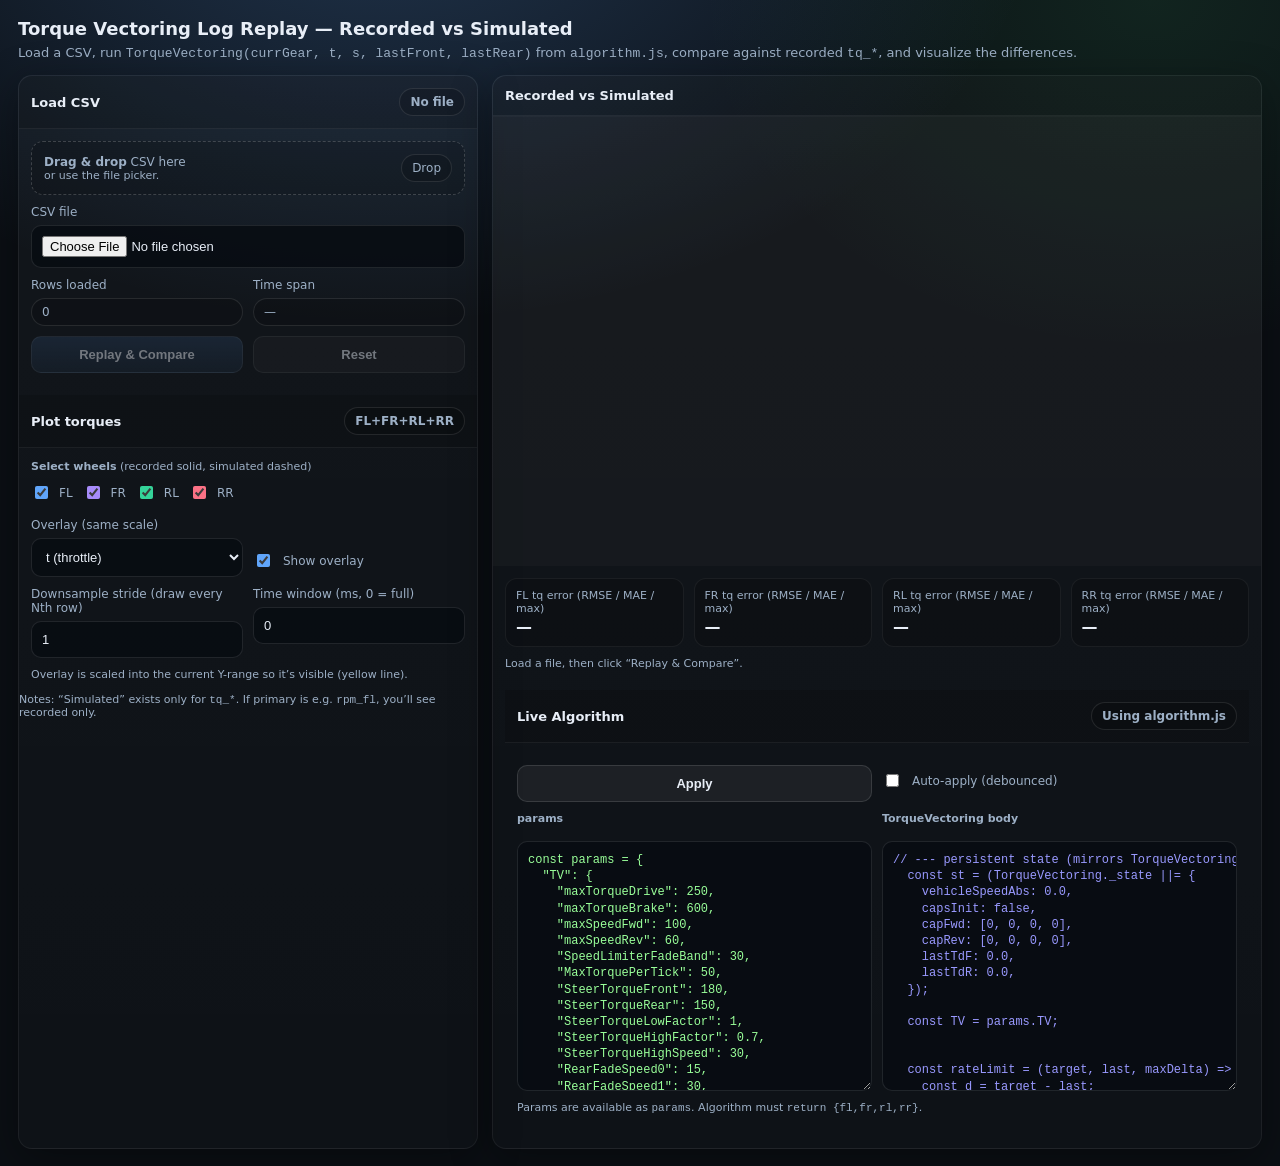
<file: algorithm-data/alg-analyzer/index.html>
<!doctype html>
<html lang="en">
<head>
  <meta charset="utf-8" />
  <meta name="viewport" content="width=device-width,initial-scale=1" />
  <title>Torque Vectoring Log Replay</title>
  <link rel="stylesheet" href="style.css" />
</head>
<body>
  <header class="wrap">
    <h1>Torque Vectoring Log Replay — Recorded vs Simulated</h1>
    <p class="sub">
      Load a CSV, run <code>TorqueVectoring(currGear, t, s, lastFront, lastRear)</code> from <code>algorithm.js</code>,
      compare against recorded <code>tq_*</code>, and visualize the differences.
    </p>
  </header>

  <main class="wrap grid">
    <section class="card">
      <div class="hd">
        <span>Load CSV</span>
        <span id="fileBadge" class="pill">No file</span>
      </div>
      <div class="bd stack">
        <div id="dropzone" class="dropzone">
          <div>
            <div><b>Drag & drop</b> CSV here</div>
            <div class="tiny">or use the file picker.</div>
          </div>
          <div class="pill">Drop</div>
        </div>

        <div>
          <label for="file">CSV file</label>
          <input id="file" type="file" accept=".csv,text/csv" />
        </div>

        <div class="row">
          <div>
            <label>Rows loaded</label>
            <div id="rowsLoaded" class="pill">0</div>
          </div>
          <div>
            <label>Time span</label>
            <div id="timeSpan" class="pill">—</div>
          </div>
        </div>

        <div class="row">
          <button id="btnReplay" disabled>Replay & Compare</button>
          <button id="btnReset" class="secondary" disabled>Reset</button>
        </div>

        <div id="loadErr" class="err"></div>
        
        
      </div>

      <div class="hd">
        <span>Plot torques</span>
        <span id="plotBadge" class="pill">FL+FR+RL+RR</span>
      </div>
      <div class="bd stack">
        <div class="stack">
          <div class="tiny muted"><b>Select wheels</b> (recorded solid, simulated dashed)</div>

          <div class="checks">
            <label class="chk fl"><input type="checkbox" id="cb_fl" checked> FL</label>
            <label class="chk fr"><input type="checkbox" id="cb_fr" checked> FR</label>
            <label class="chk rl"><input type="checkbox" id="cb_rl" checked> RL</label>
            <label class="chk rr"><input type="checkbox" id="cb_rr" checked> RR</label>
          </div>
        </div>

        <div class="row">
          <div>
            <label for="plotOverlay">Overlay (same scale)</label>
            <select id="plotOverlay">
              <option value="">None</option>
              <option value="t" selected>t (throttle)</option>
              <option value="s">s (steering)</option>
              <option value="rpm_fl">rpm_fl</option>
              <option value="rpm_fr">rpm_fr</option>
              <option value="rpm_rl">rpm_rl</option>
              <option value="rpm_rr">rpm_rr</option>
              <option value="cu_fl">cu_fl</option>
              <option value="cu_fr">cu_fr</option>
              <option value="cu_rl">cu_rl</option>
              <option value="cu_rr">cu_rr</option>
            </select>
          </div>

          <div class="stack">
            <label>&nbsp;</label>
            <label class="chk tiny muted" style="justify-content:flex-start;gap:10px;">
              <input type="checkbox" id="cb_overlay" checked>
              Show overlay
            </label>
          </div>
        </div>

        <div class="row">
          <div>
            <label for="stride">Downsample stride (draw every Nth row)</label>
            <input id="stride" type="number" min="1" step="1" value="1" />
          </div>
          <div>
            <label for="timeWindow">Time window (ms, 0 = full)</label>
            <input id="timeWindow" type="number" min="0" step="100" value="0" />
          </div>
        </div>

        <div class="tiny muted">
          Overlay is scaled into the current Y-range so it’s visible (yellow line).
        </div>
      </div>

        <div class="tiny muted">
          Notes: “Simulated” exists only for <code>tq_*</code>. If primary is e.g. <code>rpm_fl</code>, you’ll see recorded only.
        </div>
      </div>
    </section>

    <section class="card">
      <div class="hd">
        <span>Recorded vs Simulated</span>
        
      </div>

      <canvas id="chart"></canvas>

      <div class="bd stack">
        <div class="metrics">
          <div class="metric">
            <div class="k">FL tq error (RMSE / MAE / max)</div>
            <div class="v" id="m_fl">—</div>
          </div>
          <div class="metric">
            <div class="k">FR tq error (RMSE / MAE / max)</div>
            <div class="v" id="m_fr">—</div>
          </div>
          <div class="metric">
            <div class="k">RL tq error (RMSE / MAE / max)</div>
            <div class="v" id="m_rl">—</div>
          </div>
          <div class="metric">
            <div class="k">RR tq error (RMSE / MAE / max)</div>
            <div class="v" id="m_rr">—</div>
          </div>
        </div>

        <div id="runInfo" class="tiny muted">Load a file, then click “Replay & Compare”.</div>
        <div id="runErr" class="err"></div>
        <div class="hd">
          <span>Live Algorithm</span>
          <span class="pill" id="liveBadge">Using algorithm.js</span>
        </div>
        
        <div class="bd stack">
          <div class="row">
            <button id="btnApplyAlgo" class="secondary" disabled>Apply</button>
            <label class="chk tiny muted" style="justify-content:flex-start;gap:10px;">
              <input type="checkbox" id="cbAutoApply">
              Auto-apply (debounced)
            </label>
          </div>
        
          <div class="editgrid">
            <div class="stack">
              <label class="tiny muted"><b>params</b></label>
              <textarea id="paramsEditor" spellcheck="false"></textarea>
            </div>
        
            <div class="stack">
              <label class="tiny muted"><b>TorqueVectoring body</b></label>
              <textarea id="algoEditor" spellcheck="false"></textarea>
            </div>
          </div>
        
          <div class="tiny muted">
            Params are available as <code>params</code>. Algorithm must <code>return {fl,fr,rl,rr}</code>.
          </div>
        
          <div id="algoErr" class="err"></div>
        </div>
      </div>
    </section>
  </main>

  <!-- Load algorithm first so TorqueVectoring() exists -->
  <script src="algorithm.js"></script>
  <script src="app.js"></script>
</body>
</html>
</file>
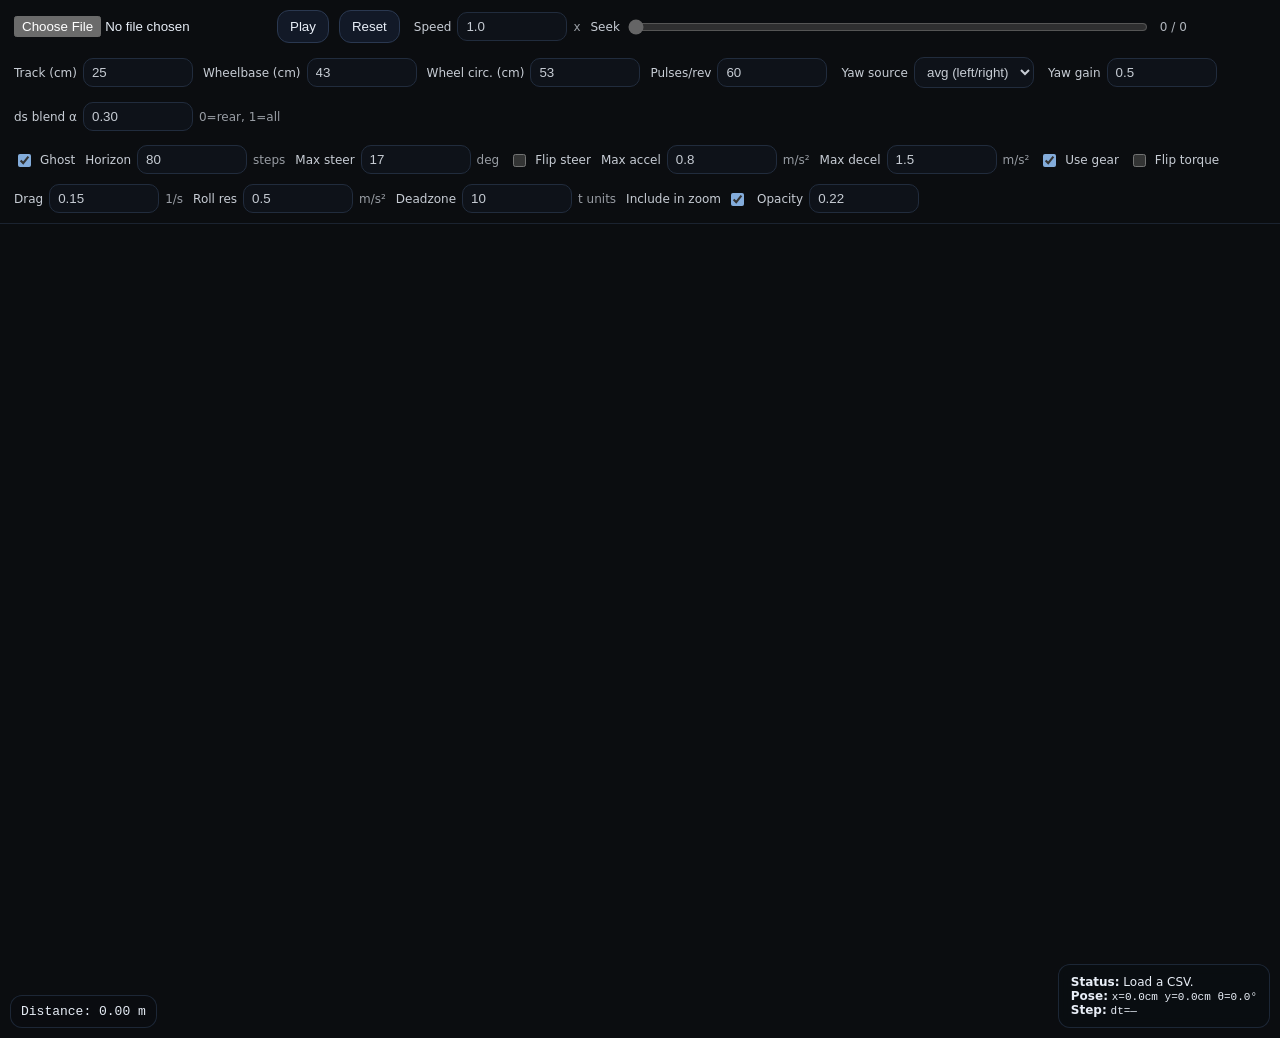
<file: algorithm-data/visualizer/index.html>
<!doctype html>
<html lang="en">
    <head>
        <meta charset="utf-8" />
        <meta name="viewport" content="width=device-width,initial-scale=1" />
        <title>Wheel-CSV Drive Replay</title>
        <style>
            :root {
                color-scheme: dark;
            }
            body {
                margin: 0;
                font-family:
                    ui-sans-serif,
                    system-ui,
                    -apple-system;
                background: #0b0d10;
                color: #e8eef7;
            }
            header {
                padding: 10px 14px;
                display: flex;
                gap: 14px;
                align-items: center;
                flex-wrap: wrap;
                border-bottom: 1px solid #1b2330;
            }
            .group {
                display: flex;
                gap: 10px;
                align-items: center;
                flex-wrap: wrap;
            }
            label {
                font-size: 12px;
                opacity: 0.85;
                display: flex;
                gap: 6px;
                align-items: center;
            }
            input[type="number"] {
                width: 92px;
                padding: 6px 8px;
                background: #0f141b;
                color: #e8eef7;
                border: 1px solid #263246;
                border-radius: 10px;
            }
            input[type="range"] {
                width: min(520px, 75vw);
            }
            input[type="checkbox"] {
                transform: translateY(1px);
            }
            button {
                padding: 8px 12px;
                border-radius: 12px;
                border: 1px solid #2a3850;
                background: #121927;
                color: #e8eef7;
                cursor: pointer;
            }
            button:active {
                transform: translateY(1px);
            }
            .muted {
                opacity: 0.75;
                font-size: 12px;
            }
            .pill {
                padding: 6px 10px;
                border: 1px solid #263246;
                background: #0f141b;
                border-radius: 999px;
                font-size: 12px;
                opacity: 0.9;
            }
            #wrap {
                position: relative;
                height: calc(100vh - 86px);
            }
            canvas {
                width: 100%;
                height: 100%;
                display: block;
            }
            #hud {
                position: absolute;
                right: 10px;
                bottom: 10px;
                font-size: 12px;
                background: rgba(10, 14, 18, 0.75);
                border: 1px solid rgba(38, 50, 70, 0.7);
                padding: 10px 12px;
                border-radius: 12px;
                backdrop-filter: blur(6px);
                max-width: 380px;
            }
            #hud code {
                font-family:
                    ui-monospace, SFMono-Regular, Menlo, Consolas, monospace;
                font-size: 11px;
            }
            #dist_overlay {
                position: absolute;
                left: 10px;
                bottom: 10px;
                font:
                    13px ui-monospace,
                    SFMono-Regular,
                    Menlo,
                    Consolas,
                    monospace;
                background: rgba(10, 14, 18, 0.7);
                border: 1px solid rgba(38, 50, 70, 0.7);
                padding: 8px 10px;
                border-radius: 12px;
                backdrop-filter: blur(6px);
            }

            select {
                padding: 6px 8px;
                background: #0f141b;
                color: #e8eef7;
                border: 1px solid #263246;
                border-radius: 10px;
            }
        </style>
    </head>
    <body>
        <header>
            <div class="group">
                <input id="file" type="file" accept=".csv,text/csv" />
                <button id="btnPlay" disabled>Play</button>
                <button id="btnReset" disabled>Reset</button>
            </div>

            <div class="group">
                <label
                    >Speed
                    <input
                        id="speed"
                        type="number"
                        min="0.1"
                        step="0.1"
                        value="1.0"
                    />
                    <span class="muted">x</span>
                </label>
                <label
                    >Seek
                    <input
                        id="seek"
                        type="range"
                        min="0"
                        max="0"
                        value="0"
                        step="1"
                        disabled
                    />
                </label>
                <span id="seekLabel" class="muted">0 / 0</span>
            </div>

            <div class="group">
                <label
                    >Track (cm)
                    <input id="track" type="number" step="0.1" value="25" />
                </label>
                <label
                    >Wheelbase (cm)
                    <input id="wheelbase" type="number" step="0.1" value="43" />
                </label>
                <label
                    >Wheel circ. (cm)
                    <input id="circ" type="number" step="0.1" value="53" />
                </label>
                <label
                    >Pulses/rev
                    <input id="ppr" type="number" step="1" value="60" />
                </label>
            </div>

            <label
                >Yaw source
                <select id="yaw_source">
                    <option value="avg" selected>avg (left/right)</option>
                    <option value="rear">rear (RL/RR)</option>
                </select>
            </label>
            <label
                >Yaw gain
                <input id="yaw_gain" type="number" step="0.01" value="0.5" />
            </label>
            <label
                >ds blend α
                <input
                    id="ds_alpha"
                    type="number"
                    step="0.05"
                    min="0"
                    max="1"
                    value="0.30"
                />
                <span class="muted">0=rear, 1=all</span>
            </label>

            <div class="group">
                <label
                    ><input id="ghost_enabled" type="checkbox" checked />
                    Ghost</label
                >
                <label
                    >Horizon
                    <input
                        id="ghost_horizon"
                        type="number"
                        step="1"
                        min="1"
                        value="80"
                    />
                    <span class="muted">steps</span>
                </label>
                <label
                    >Max steer
                    <input
                        id="ghost_max_steer_deg"
                        type="number"
                        step="0.5"
                        value="17"
                    />
                    <span class="muted">deg</span>
                </label>
                <label
                    ><input id="ghost_flip_steer" type="checkbox" /> Flip
                    steer</label
                >
                <label
                    >Max accel
                    <input
                        id="ghost_max_accel"
                        type="number"
                        step="0.05"
                        value="0.8"
                    />
                    <span class="muted">m/s²</span>
                </label>
                <label
                    >Max decel
                    <input
                        id="ghost_max_decel"
                        type="number"
                        step="0.05"
                        value="1.5"
                    />
                    <span class="muted">m/s²</span>
                </label>
                <label
                    ><input id="ghost_use_gear" type="checkbox" checked /> Use
                    gear</label
                >

                <label
                    ><input id="ghost_flip_torque" type="checkbox" /> Flip
                    torque</label
                >
                <label
                    >Drag
                    <input
                        id="ghost_drag"
                        type="number"
                        step="0.01"
                        value="0.15"
                    />
                    <span class="muted">1/s</span>
                </label>
                <label>Roll res
                    <input id="ghost_roll" type="number" value="0.5" step="0.05" min="0" />
                    <span class="muted">m/s²</span>
                </label>
                <label
                    >Deadzone
                    <input
                        id="ghost_deadzone"
                        type="number"
                        step="1"
                        value="10"
                    />
                    <span class="muted">t units</span>
                </label>
                <label
                    >Include in zoom
                    <input id="ghost_include_zoom" type="checkbox" checked />
                </label>
                <label
                    >Opacity
                    <input
                        id="ghost_alpha"
                        type="number"
                        step="0.02"
                        min="0"
                        max="1"
                        value="0.22"
                    />
                </label>
            </div>
        </header>

        <div id="wrap">
            <canvas id="c"></canvas>
            <div id="dist_overlay">Distance: 0.00 m</div>
            <div id="hud">
                <div><b>Status:</b> <span id="status">Load a CSV.</span></div>
                <div>
                    <b>Pose:</b> <code id="pose">x=0.0cm y=0.0cm θ=0.0°</code>
                </div>
                <div><b>Step:</b> <code id="step">dt=0ms</code></div>
            </div>
        </div>

        <script src="./sim.js"></script>
    </body>
</html>
</file>
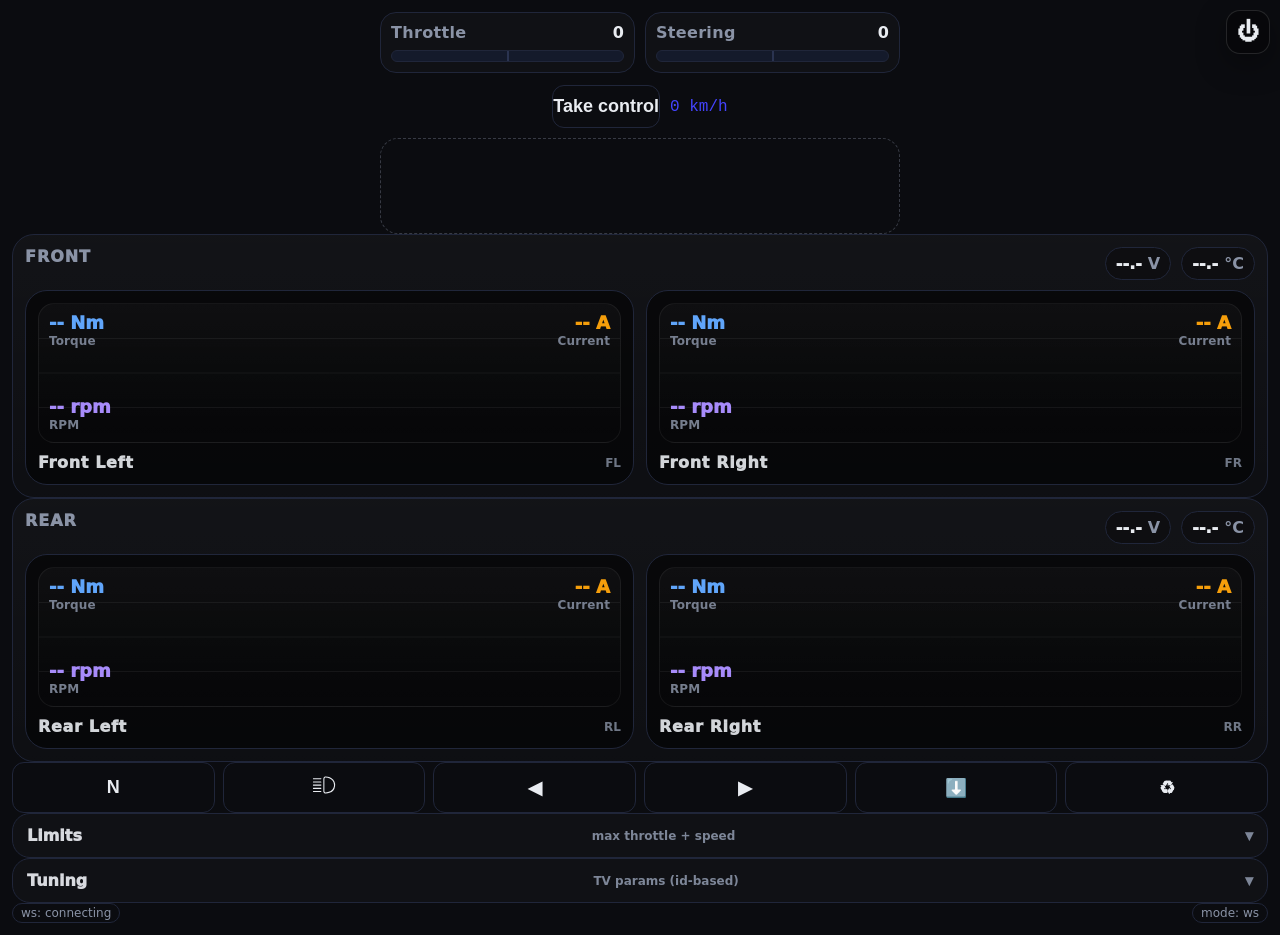
<file: src/Adam-VCU/data/index.html>
<!DOCTYPE html>

<html lang="en">
<head>
<meta charset="utf-8"/>
<meta content="width=device-width,initial-scale=1" name="viewport"/>
<title>Vehicle Controller</title>
<style>
    :root{
      --bg:#0b0c10; --fg:#e9ecf1; --muted:#8a93a6; --line:#20263a;
      --card:#111526; --card2:#0e1220;
      --tq:#60a5fa;   /* torque */
      --cu:#f59e0b;   /* current */
      --rpm:#a78bfa;  /* rpm */
      --ok:#22c55e;
    }
    *{ box-sizing:border-box; }
    body{ margin:0; padding:12px; font-family:system-ui,-apple-system,Segoe UI,Roboto,Arial,sans-serif;
          background:var(--bg); color:var(--fg); }
    .wrap{ max-width:520px; margin:0 auto; display:flex; flex-direction:column; gap:12px; }

    /* ---- Inputs (T + S side by side) ---- */
    .inputs{ display:grid; grid-template-columns:1fr 1fr; gap:10px; }
    .ibox{ border:1px solid var(--line); border-radius:16px; padding:10px; background:rgba(255,255,255,0.02); }
    .ihead{ display:flex; align-items:baseline; justify-content:space-between; margin-bottom:8px; }
    .tag{ font-weight:900; color:var(--muted); letter-spacing:0.02em; }
    .num{ font-variant-numeric:tabular-nums; font-weight:900; }

    .hbar{ position:relative; height:12px; background:#141a2b; border:1px solid var(--line);
           border-radius:999px; overflow:hidden; }
    .hbar .mid{ position:absolute; left:50%; top:0; bottom:0; width:2px; background:#2a3350; transform:translateX(-1px); }
    .hbar .neg,.hbar .pos{ position:absolute; top:0; bottom:0; background:#3b82f6; }
    .hbar .neg{ right:50%; width:0%; }
    .hbar .pos{ left:50%; width:0%; }
    body.manual .hbar .neg,
    body.manual .hbar .pos{ background:var(--ok); box-shadow:0 0 10px rgba(34,197,94,0.25); }

    /* ---- Axles ---- */
    .axle{ border:1px solid var(--line); border-radius:22px; background:linear-gradient(180deg, rgba(255,255,255,0.03), rgba(255,255,255,0.01));
           padding:12px; }
    .axleHead{ display:flex; align-items:flex-start; justify-content:space-between; gap:10px; margin-bottom:10px; }
    .axleTitle{ font-weight:1000; letter-spacing:0.06em; color:var(--muted); }
    .axleMetrics{ display:flex; gap:10px; }
    .metric{ background:rgba(0,0,0,0.25); border:1px solid var(--line); border-radius:999px; padding:6px 10px;
             display:flex; align-items:baseline; gap:6px; font-variant-numeric:tabular-nums; }
    .metric .v{ font-weight:1000; }
    .metric .u{ color:var(--muted); font-weight:900; }

    .wheelRow{ display:grid; grid-template-columns:1fr 1fr; gap:12px; }
    .wheelCard{ border-radius:22px; background:rgba(0,0,0,0.55); border:1px solid var(--line); overflow:hidden; }
    .wheelCardInner{ padding:12px; }

    /* Chart + overlays (like the temp/humidity reference) */
    .chartWrap{ position:relative; width:100%; height:140px; border-radius:16px; overflow:hidden;
                background:linear-gradient(180deg, rgba(255,255,255,0.03), rgba(255,255,255,0.00));
                border:1px solid rgba(255,255,255,0.06); }
    canvas.spark{ width:100%; height:100%; display:block; }

    .ov{ position:absolute; display:flex; flex-direction:column; gap:2px; }
    .ov .val{ font-weight:1000; font-size:18px; line-height:1; font-variant-numeric:tabular-nums; }
    .ov .lbl{ font-weight:900; font-size:12px; color:rgba(138,147,166,0.85); letter-spacing:0.01em; }
    .ov.tq{ left:10px; top:10px; }
    .ov.cu{ right:10px; top:10px; text-align:right; }
    .ov.rpm{ left:10px; bottom:10px; }
    .ov .val.tq{ color:var(--tq); }
    .ov .val.cu{ color:var(--cu); }
    .ov .val.rpm{ color:var(--rpm); }

    .wheelName{ margin-top:10px; display:flex; justify-content:space-between; align-items:center; }
    .wheelName .name{ font-weight:1000; letter-spacing:0.04em; color:rgba(233,236,241,0.9); }
    .wheelName .hint{ color:rgba(138,147,166,0.8); font-weight:900; font-size:12px; }

    /* ---- Drive pad (gesture area) ---- */
    .drivepad{ border:1px dashed rgba(138,147,166,0.35); border-radius:18px; padding:10px;
               color:rgba(138,147,166,0.65); font-weight:900; text-align:center;
               touch-action:none; user-select:none; }
    body.manual .drivepad{ border-style:solid; border-color:rgba(34,197,94,0.45); color:rgba(233,236,241,0.85); }

    .drivePadHeader{
      display:flex;
      gap:10px;
      align-items:center;
      justify-content:center;
      flex-wrap:wrap;
      margin-bottom:10px;
    }
    .drivePadHeader .padSpeed{
      font-size: 16px;
      opacity: 1.0;
      color: #4444ff;
      font-weight: 500;
      font-family: 'Courier New', Courier, monospace;
    }
    /* ---- Buttons ---- */
    .btns{ display:grid; grid-template-columns: repeat(6, 1fr); gap:8px; }
    button{ appearance:none; border:1px solid var(--line); background:transparent; color:var(--fg);
            border-radius:12px; padding:10px 0; font-size:18px; font-weight:800; cursor:pointer; }
    button.on{ border-color:rgba(59,130,246,.6); background:rgba(59,130,246,.15); }

    .foot{ color:var(--muted); font-size:12px; display:flex; justify-content:space-between; }
    .pill{ padding:2px 8px; border:1px solid var(--line); border-radius:999px; }

    @media (max-width:420px){
      .wrap{ max-width:420px; }
      .wheelRow{ grid-template-columns:1fr; }
      .chartWrap{ height:155px; }
    }
  
    /* ---- External control gate ---- */
    body.extctrl .drivepad{
      border-style: solid;
      border-color: rgba(245,158,11,0.45);
      color: rgba(233,236,241,0.90);
    }
    .drivepad{
      position: relative;
      min-height: 96px;
      display: flex;
      flex-direction: column;
      align-items: center;
      justify-content: center;
      gap: 10px;
    }
    .drivepad .padHint{ font-size:12px; font-weight:900; color:rgba(138,147,166,0.78); }
    .drivepad .padActive{ display:none; }
    body.extctrl .drivepad .padActive{ display:block; }
    body.extctrl .drivepad .padIdle{ display:none; }

    .drivepad button{
      padding: 10px 14px;
      font-size: 14px;
      font-weight: 900;
      border-radius: 14px;
    }
    .drivepad button.primary{
      background: rgba(245,158,11,0.18);
      border-color: rgba(245,158,11,0.55);
    }

    /* ---- Limits panel ---- */
    details.limits{
      border:1px solid var(--line);
      border-radius: 18px;
      background: rgba(255,255,255,0.02);
      overflow: hidden;
    }
    details.limits > summary{
      list-style:none;
      cursor:pointer;
      padding: 12px 14px;
      font-weight: 1000;
      color: rgba(233,236,241,0.92);
      display:flex;
      align-items:center;
      justify-content: space-between;
      gap: 10px;
    }
    details.limits > summary::-webkit-details-marker{ display:none; }
    details.limits > summary::after{
      content: "▾";
      color: rgba(138,147,166,0.9);
      font-weight: 1000;
    }
    details.limits[open] > summary::after{ content: "▴"; }
    .limitsBody{ padding: 12px 14px 14px; border-top:1px solid var(--line); display:flex; flex-direction:column; gap: 12px; }
    .tuneGrid{ display:grid; grid-template-columns:1fr 1fr; gap:10px; }
    @media (max-width:640px){
      .tuneGrid{ grid-template-columns:1fr; }
    }
    .lrow{ display:grid; grid-template-columns: 110px 1fr auto; gap: 10px; align-items:center; }
    .lrow label{ color: rgba(138,147,166,0.9); font-weight: 900; }
    .lrow .out{ font-variant-numeric: tabular-nums; font-weight: 1000; color: rgba(233,236,241,0.92); min-width: 56px; text-align:right; }
    .lrow select, .lrow input{
      width: 100%;
      padding: 8px 10px;
      border-radius: 12px;
      border: 1px solid var(--line);
      background: rgba(0,0,0,0.35);
      color: var(--fg);
      font-weight: 900;
    }
    .lrow input[type="range"]{ width: 100%; }
    .limitsActions{ display:flex; justify-content:flex-end; gap:10px; }
    .limitsActions button{
      padding: 10px 14px;
      font-size: 14px;
      font-weight: 900;
      border-radius: 14px;
    }
    .limitsActions button.primary{
      background: rgba(59,130,246,0.18);
      border-color: rgba(59,130,246,0.55);
    }

    /* ---- Poweroff (always visible) ---- */
    .poweroffBtn{
      position: fixed;
      top: 10px;
      right: 10px;
      z-index: 9999;
      width: 44px;
      height: 44px;
      border-radius: 14px;
      display: grid;
      place-items: center;
      font-size: 22px;
      line-height: 1;
      font-weight: 1000;
      background: rgba(0,0,0,0.35);
      border: 1px solid rgba(255,255,255,0.12);
      box-shadow: 0 10px 30px rgba(0,0,0,0.35);
      cursor: pointer;
    }
    .poweroffBtn:active{
      transform: translateY(1px);
    }

</style>
</head>
<body>
<button id="btn_poweroff" class="poweroffBtn" type="button" title="Power off">⏻</button>

<div class="wrap">
<div class="inputs">
<div class="ibox">
<div class="ihead"><span class="tag">Throttle</span><span class="num" id="val_throttle">0</span></div>
<div class="hbar" data-id="throttle" data-max="1000" data-min="-1000"><div class="neg"></div><div class="pos"></div><div class="mid"></div></div>
</div>
<div class="ibox">
<div class="ihead"><span class="tag">Steering</span><span class="num" id="val_steering">0</span></div>
<div class="hbar" data-id="steering" data-max="1000" data-min="-1000"><div class="neg"></div><div class="pos"></div><div class="mid"></div></div>
</div>
</div>
<div class="drivePadWrap">
  <div class="drivePadHeader">
    <button id="btn_take_control" class="btnPrimary" type="button">Take control</button>
    <button id="btn_stop_control" class="btnDanger" type="button" style="display:none;">Stop control</button>
    <div class="padSpeed" id="pad_speed">0 km/h</div>
  </div>

  <div id="drivePad" class="drivepad"></div>
</div>
</div>
<section class="axle" id="axle_front">
<div class="axleHead">
<div class="axleTitle">FRONT</div>
<div class="axleMetrics">
<div class="metric"><span class="v" id="volt_front">--.-</span><span class="u">V</span></div>
<div class="metric"><span class="v" id="temp_front">--.-</span><span class="u">°C</span></div>
</div>
</div>
<div class="wheelRow">
<div class="wheelCard">
<div class="wheelCardInner">
<div class="chartWrap">
<canvas class="spark" id="spark_fl"></canvas>
<div class="ov tq"><div class="val tq" id="tq_fl">-- Nm</div><div class="lbl">Torque</div></div>
<div class="ov cu"><div class="val cu" id="cu_fl">-- A</div><div class="lbl">Current</div></div>
<div class="ov rpm"><div class="val rpm" id="rpm_fl">-- rpm</div><div class="lbl">RPM</div></div>
</div>
<div class="wheelName"><div class="name">Front Left</div><div class="hint">FL</div></div>
</div>
</div>
<div class="wheelCard">
<div class="wheelCardInner">
<div class="chartWrap">
<canvas class="spark" id="spark_fr"></canvas>
<div class="ov tq"><div class="val tq" id="tq_fr">-- Nm</div><div class="lbl">Torque</div></div>
<div class="ov cu"><div class="val cu" id="cu_fr">-- A</div><div class="lbl">Current</div></div>
<div class="ov rpm"><div class="val rpm" id="rpm_fr">-- rpm</div><div class="lbl">RPM</div></div>
</div>
<div class="wheelName"><div class="name">Front Right</div><div class="hint">FR</div></div>
</div>
</div>
</div>
</section>
<section class="axle" id="axle_rear">
<div class="axleHead">
<div class="axleTitle">REAR</div>
<div class="axleMetrics">
<div class="metric"><span class="v" id="volt_rear">--.-</span><span class="u">V</span></div>
<div class="metric"><span class="v" id="temp_rear">--.-</span><span class="u">°C</span></div>
</div>
</div>
<div class="wheelRow">
<div class="wheelCard">
<div class="wheelCardInner">
<div class="chartWrap">
<canvas class="spark" id="spark_rl"></canvas>
<div class="ov tq"><div class="val tq" id="tq_rl">-- Nm</div><div class="lbl">Torque</div></div>
<div class="ov cu"><div class="val cu" id="cu_rl">-- A</div><div class="lbl">Current</div></div>
<div class="ov rpm"><div class="val rpm" id="rpm_rl">-- rpm</div><div class="lbl">RPM</div></div>
</div>
<div class="wheelName"><div class="name">Rear Left</div><div class="hint">RL</div></div>
</div>
</div>
<div class="wheelCard">
<div class="wheelCardInner">
<div class="chartWrap">
<canvas class="spark" id="spark_rr"></canvas>
<div class="ov tq"><div class="val tq" id="tq_rr">-- Nm</div><div class="lbl">Torque</div></div>
<div class="ov cu"><div class="val cu" id="cu_rr">-- A</div><div class="lbl">Current</div></div>
<div class="ov rpm"><div class="val rpm" id="rpm_rr">-- rpm</div><div class="lbl">RPM</div></div>
</div>
<div class="wheelName"><div class="name">Rear Right</div><div class="hint">RR</div></div>
</div>
</div>
</div>
</section>
<div class="btns">
<button id="btn_gear" title="N" type="button">N</button>
<button id="btn_high" title="High" type="button">
<svg xmlns="http://www.w3.org/2000/svg" width="24" height="24" viewBox="0 0 256 256" fill="currentColor">
  <path
    d="m142 219-3-1c-6-1-11-5-14-11-3-4-4-8-4-13V64c0-7 2-14 6-19 4-4 8-7 14-7v-1h5l1 1 23 2c14 3 27 8 38 16a87 87 0 0 1-21 155c-12 5-25 7-39 7l-3 1zm-10-91v65c0 4 1 7 3 10s5 4 8 4l14-1c8 0 16-2 23-5 15-5 28-13 38-25 13-17 19-36 16-57a77 77 0 0 0-45-61c-15-7-30-9-46-9-3 0-5 1-7 3-3 3-4 7-4 11zM10 96v-1c2-4 3-5 7-5h77c3 0 5 2 6 5 1 2 0 5-2 6l-4 1H16c-3 0-5-1-6-4zm0-36c1-4 3-5 7-5h77q4.5 0 6 3c1.5 3 0 5-1 7l-4 2H16c-3 0-5-2-6-4zm0 136c2-4 3-5 7-5h77q4.5 0 6 3c1 3 0 5-1 7l-5 2H17c-4 0-6-1-7-5zm0-68c1-4 3-5 7-5h77c3 0 5 1 6 4 1 4-2 8-6 8H17c-4 0-6-1-7-5zm0 36v-1c1-4 3-5 7-5h79c3 1 4 4 4 7s-3 5-5 5H17c-4 0-6-1-7-5z" />
</svg>
</button>
<button id="btn_ind_l" title="Left" type="button">&#9664;</button>
<button id="btn_ind_r" title="Right" type="button">&#9654;</button>
<button id="btn_dump" title="Dump history" type="button">⬇️</button>
<button id="btn_clear" title="Clear history" type="button">♻</button>
</div>

<details class="limits" id="limits_panel">
<summary>
<span>Limits</span>
<span style="color:rgba(138,147,166,0.9); font-weight:900; font-size:12px;">max throttle + speed</span>
</summary>
<div class="limitsBody">
<div class="lrow" style="grid-template-columns:110px 1fr;">
<label for="limit_profile">Profile</label>
<select id="limit_profile"></select>
</div>
<div class="lrow">
<label for="limit_throttle">Throttle</label>
<input id="limit_throttle" max="1000" min="50" type="range" value="250"/>
<span class="out" id="limit_throttle_out">250</span>
</div>
<div class="lrow">
<label for="limit_speed_f">Speed Fwd</label>
<input id="limit_speed_f" max="500" min="50" type="range" value="150"/>
<span class="out" id="limit_speed_f_out">150</span>
</div>
<div class="lrow">
<label for="limit_speed_r">Speed Rev</label>
<input id="limit_speed_r" max="200" min="50" type="range" value="60"/>
<span class="out" id="limit_speed_r_out">150</span>
</div>
<div class="limitsActions">
<button class="primary" id="btn_send_limits" type="button">Send limits</button>
</div>
</div>
</details>
<details class="limits" id="tuning_panel">
  <summary>
    <span>Tuning</span>
    <span style="color:rgba(138,147,166,0.9); font-weight:900; font-size:12px;">TV params (id-based)</span>
  </summary>
  <div class="limitsBody" style="gap:14px;">
    <div class="tuneGrid">
      <div class="lrow" style="grid-template-columns:110px 1fr;">
        <label for="tune_key">Parameter</label>
        <select id="tune_key"></select>
      </div>

      <div class="lrow">
        <label for="tune_value">Value</label>
        <input id="tune_value" type="number" step="0.001" />
        <span class="out" id="tune_value_out">—</span>
      </div>
    </div>

    <div class="lrow">
      <label for="tune_slider">Slider</label>
      <input id="tune_slider" type="range" />
      <span class="out" id="tune_minmax">min..max</span>
    </div>

    <div class="limitsActions">
      <button class="primary" id="btn_send_tune" type="button">Send tuning</button>
    </div>
    <div class="tuneGrid">
      <div class="lrow" style="grid-template-columns:110px 1fr;">
        <label for="raw_key">Key</label>
        <input id="raw_key" type="text" />
      </div>
    
      <div class="lrow">
        <label for="raw_value">Value</label>
        <input id="raw_value" type="number" step="0.1" />
      </div>
    </div>
    <div class="limitsActions">
      <button class="primary" id="btn_send_raw" type="button">Set Key/Value</button>
    </div>
  </div>
</details>
<div class="foot">
<div class="pill" id="ws_state">ws: ...</div>
<div class="pill" id="mode_state">mode: ws</div>
</div>
</div>
<!-- Replay controls only used when opened with ?replay=1 -->
<div id="replay_controls" style="display:none; gap:8px; align-items:center; color:#8a93a6; font-size:12px; padding:0 12px 12px;">
<span class="pill">replay</span>
<input accept=".ndjson,.jsonl,.txt,.log,.csv" id="replay_file" type="file"/>
<label>
      delay ms:
      <input id="replay_delay" min="0" style="width:80px;" type="number" value="100"/>
</label>
</div>
<script>
    if (new URLSearchParams(location.search).has("replay")) {
      const el = document.getElementById("replay_controls");
      if (el) el.style.display = "flex";
    }
  </script>
<script src="app.js"></script>
</body>
</html>
</file>
<file: algorithm-data/alg-analyzer/style.css>
:root {
    --bg: #0b0f14;
    --text: #e8eef7;
    --muted: #9db0c6;
    --line: #223245;
    --card: rgba(255, 255, 255, 0.03);
    --card2: rgba(0, 0, 0, 0.14);
    --accent: #60a5fa;
    --good: #4ade80;
    --bad: #fb7185;
    --warn: #fbbf24;
}

* {
    box-sizing: border-box;
}
body {
    margin: 0;
    color: var(--text);
    font-family:
        ui-sans-serif,
        system-ui,
        -apple-system,
        Segoe UI,
        Roboto,
        Helvetica,
        Arial;
    background:
        radial-gradient(
            1200px 800px at 30% -10%,
            rgba(96, 165, 250, 0.25),
            transparent 55%
        ),
        radial-gradient(
            900px 700px at 90% 0%,
            rgba(74, 222, 128, 0.1),
            transparent 50%
        ),
        var(--bg);
}

.wrap {
    max-width: none;
    margin: 0 auto;
    padding: 18px;
}
header.wrap {
    padding-bottom: 0;
}

h1 {
    margin: 0 0 6px;
    font-size: 18px;
    font-weight: 800;
}
.sub {
    margin: 0;
    color: var(--muted);
    font-size: 13px;
}

.grid {
    display: grid;
    grid-template-columns: 460px 1fr;
    gap: 14px;
    padding-top: 14px;
}
@media (max-width: 1100px) {
    .grid {
        grid-template-columns: 1fr;
    }
}

.card {
    background: linear-gradient(
        180deg,
        rgba(255, 255, 255, 0.03),
        rgba(255, 255, 255, 0.015)
    );
    border: 1px solid rgba(255, 255, 255, 0.06);
    border-radius: 14px;
    overflow: hidden;
    box-shadow: 0 10px 40px rgba(0, 0, 0, 0.35);
}

.hd {
    padding: 12px;
    background: rgba(0, 0, 0, 0.15);
    border-bottom: 1px solid rgba(255, 255, 255, 0.06);
    font-weight: 800;
    font-size: 13px;
    display: flex;
    justify-content: space-between;
    align-items: center;
    gap: 10px;
}
.bd {
    padding: 12px;
}

.stack {
    display: grid;
    gap: 10px;
}
.row {
    display: grid;
    grid-template-columns: 1fr 1fr;
    gap: 10px;
}

label {
    display: block;
    font-size: 12px;
    color: var(--muted);
    margin-bottom: 6px;
}

select,
input[type="file"],
input[type="number"],
button {
    width: 100%;
    background: rgba(8, 12, 18, 0.85);
    color: var(--text);
    border: 1px solid rgba(255, 255, 255, 0.1);
    border-radius: 10px;
    padding: 10px;
    font-size: 13px;
    outline: none;
}

button {
    cursor: pointer;
    font-weight: 850;
    border: 1px solid rgba(255, 255, 255, 0.12);
    background: linear-gradient(
        180deg,
        rgba(96, 165, 250, 0.26),
        rgba(96, 165, 250, 0.12)
    );
}
button.secondary {
    background: rgba(255, 255, 255, 0.06);
}
button:hover {
    filter: brightness(1.06);
}
button:disabled {
    opacity: 0.45;
    cursor: not-allowed;
}

.dropzone {
    border: 1px dashed rgba(255, 255, 255, 0.18);
    border-radius: 12px;
    padding: 12px;
    background: var(--card2);
    color: var(--muted);
    font-size: 12px;
    display: flex;
    justify-content: space-between;
    align-items: center;
    gap: 10px;
}

.pill {
    font-size: 12px;
    color: var(--muted);
    border: 1px solid rgba(255, 255, 255, 0.1);
    padding: 6px 10px;
    border-radius: 999px;
    background: rgba(0, 0, 0, 0.15);
}

.tiny {
    font-size: 11px;
}
.muted {
    color: var(--muted);
}
.err {
    color: var(--bad);
    font-size: 12px;
    white-space: pre-wrap;
}

canvas {
    width: 100%;
    height: min(65vh, 620px);
    display: block;
    background: rgba(0, 0, 0, 0.18);
    border-top: 1px solid rgba(255, 255, 255, 0.06);
}

.metrics {
    display: grid;
    grid-template-columns: repeat(4, 1fr);
    gap: 10px;
}
@media (max-width: 1100px) {
    .metrics {
        grid-template-columns: repeat(2, 1fr);
    }
}

.metric {
    padding: 10px;
    border-radius: 12px;
    border: 1px solid rgba(255, 255, 255, 0.06);
    background: rgba(0, 0, 0, 0.16);
}
.metric .k {
    font-size: 11px;
    color: var(--muted);
}
.metric .v {
    margin-top: 2px;
    font-weight: 900;
}

.legend {
    display: flex;
    flex-wrap: wrap;
    gap: 10px;
    align-items: center;
    color: var(--muted);
    font-size: 12px;
}
.sw {
    width: 12px;
    height: 12px;
    border-radius: 3px;
    display: inline-block;
    margin-right: 6px;
}
.sw1 {
    background: #60a5fa;
} /* recorded */
.sw2 {
    background: #a78bfa;
} /* simulated */
.sw3 {
    background: #fbbf24;
} /* overlay */

.checks {
    display: flex;
    flex-wrap: wrap;
    gap: 10px;
}

/* Checkbox legend colors (match app.js color map) */
.chk {
    display: flex;
    align-items: center;
    gap: 8px;
    color: var(--muted);
    font-size: 12px;
    user-select: none;
}
.chk input {
    width: auto;
}

/* small colored square like a legend key */
.chk .swatch {
    width: 12px;
    height: 12px;
    border-radius: 3px;
    display: inline-block;
    background: rgba(255, 255, 255, 0.25);
    box-shadow: 0 0 0 1px rgba(255, 255, 255, 0.1) inset;
}

/* per-wheel colors */
.chk.fl .swatch {
    background: #60a5fa;
}
.chk.fr .swatch {
    background: #a78bfa;
}
.chk.rl .swatch {
    background: #34d399;
}
.chk.rr .swatch {
    background: #fb7185;
}

/* optional: match the checkbox tick color too */
.chk.fl input {
    accent-color: #60a5fa;
}
.chk.fr input {
    accent-color: #a78bfa;
}
.chk.rl input {
    accent-color: #34d399;
}
.chk.rr input {
    accent-color: #fb7185;
}

.chk input {
    width: auto;
    accent-color: var(--accent);
}

/* make canvas height responsive */
canvas {
    height: min(50vh, 620px);
}

/* Two-column editor area under the chart */
.editgrid {
    display: grid;
    grid-template-columns: 1fr 1fr;
    gap: 10px;
}

@media (max-width: 1100px) {
    .editgrid {
        grid-template-columns: 1fr;
    }
}

/* Two-column editor area under the chart */
.editgrid {
    display: grid;
    grid-template-columns: 1fr 1fr;
    gap: 10px;

    /* IMPORTANT: top-align both columns so params doesn't "sink" */
    align-items: start;
}

@media (max-width: 1100px) {
    .editgrid {
        grid-template-columns: 1fr;
    }
}

/* Editors */
textarea#algoEditor,
textarea#paramsEditor {
    width: 100%;
    resize: vertical;
    background: rgba(8, 12, 18, 0.85);
    color: var(--text);
    border: 1px solid rgba(255, 255, 255, 0.1);
    border-radius: 10px;
    padding: 10px;
    font-size: 12px;
    line-height: 1.35;
    font-family:
        ui-monospace, SFMono-Regular, Menlo, Monaco, Consolas,
        "Liberation Mono", monospace;
    white-space: pre;
    overflow: auto;

    /* prevents weird baseline stretching in grid items */
    align-self: stretch;
}

/* Make them visually balanced by default */
textarea#paramsEditor {
    color: #99ff99;
    min-height: 250px;
}

textarea#algoEditor {
    color: #9999ff;
    min-height: 250px;
}
</file>
